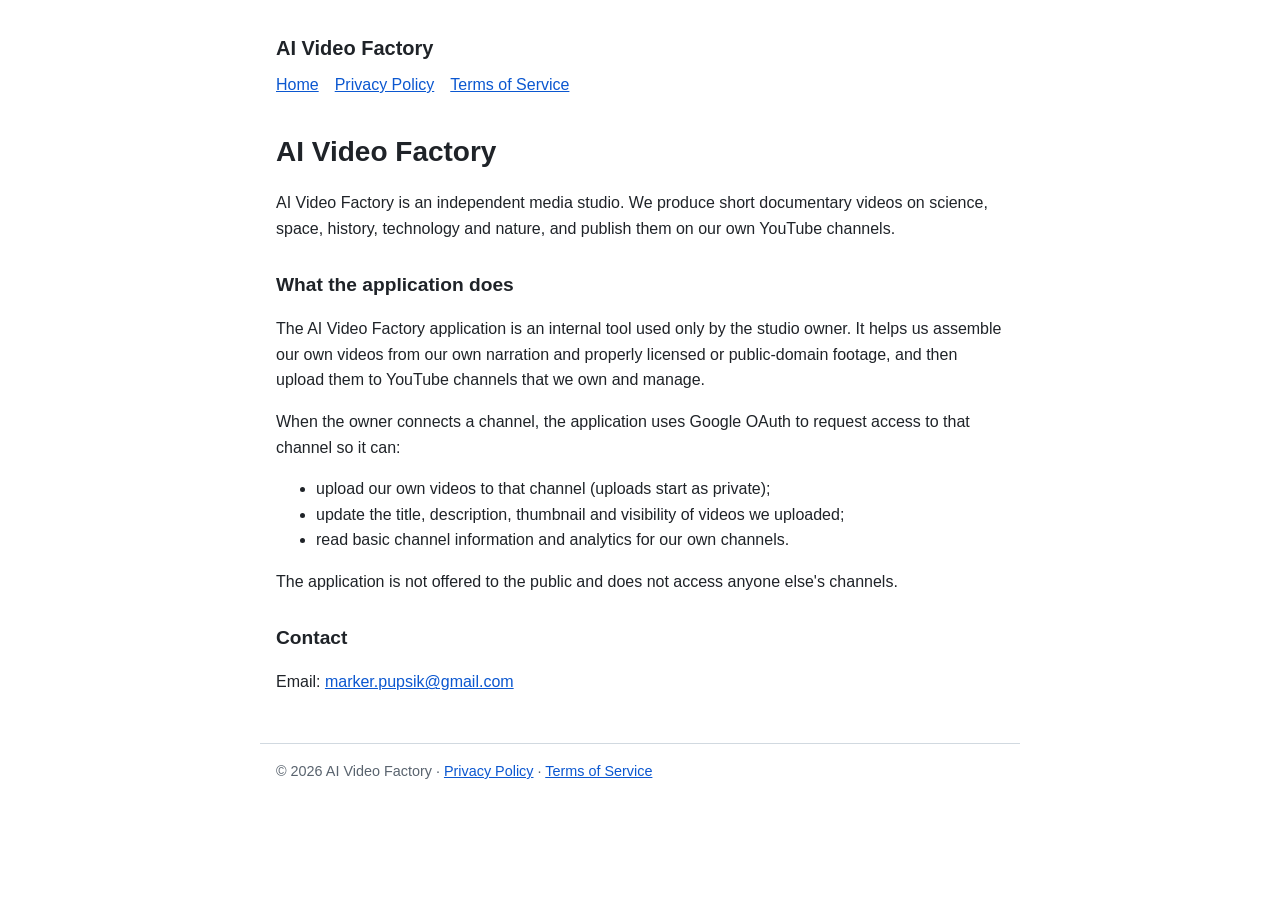
<file: index.html>
<!doctype html>
<html lang="en">
<head>
  <meta charset="utf-8">
  <meta name="viewport" content="width=device-width, initial-scale=1">
  <title>AI Video Factory</title>
  <meta name="description" content="AI Video Factory is an independent media studio that produces and publishes its own documentary videos on its own channels.">
  <link rel="stylesheet" href="style.css">
</head>
<body>
  <header>
    <a class="brand" href="index.html">AI Video Factory</a>
    <nav><a href="index.html">Home</a><a href="privacy.html">Privacy Policy</a><a href="terms.html">Terms of Service</a></nav>
  </header>
  <main>
    <h1>AI Video Factory</h1>
    <p>AI Video Factory is an independent media studio. We produce short documentary videos on science, space, history, technology and nature, and publish them on our own YouTube channels.</p>

    <h2>What the application does</h2>
    <p>The AI Video Factory application is an internal tool used only by the studio owner. It helps us assemble our own videos from our own narration and properly licensed or public-domain footage, and then upload them to YouTube channels that we own and manage.</p>
    <p>When the owner connects a channel, the application uses Google OAuth to request access to that channel so it can:</p>
    <ul>
      <li>upload our own videos to that channel (uploads start as private);</li>
      <li>update the title, description, thumbnail and visibility of videos we uploaded;</li>
      <li>read basic channel information and analytics for our own channels.</li>
    </ul>
    <p>The application is not offered to the public and does not access anyone else's channels.</p>

    <h2>Contact</h2>
    <p>Email: <a href="mailto:marker.pupsik@gmail.com">marker.pupsik@gmail.com</a></p>
  </main>
  <footer>&copy; 2026 AI Video Factory &middot; <a href="privacy.html">Privacy Policy</a> &middot; <a href="terms.html">Terms of Service</a></footer>
</body>
</html>
</file>
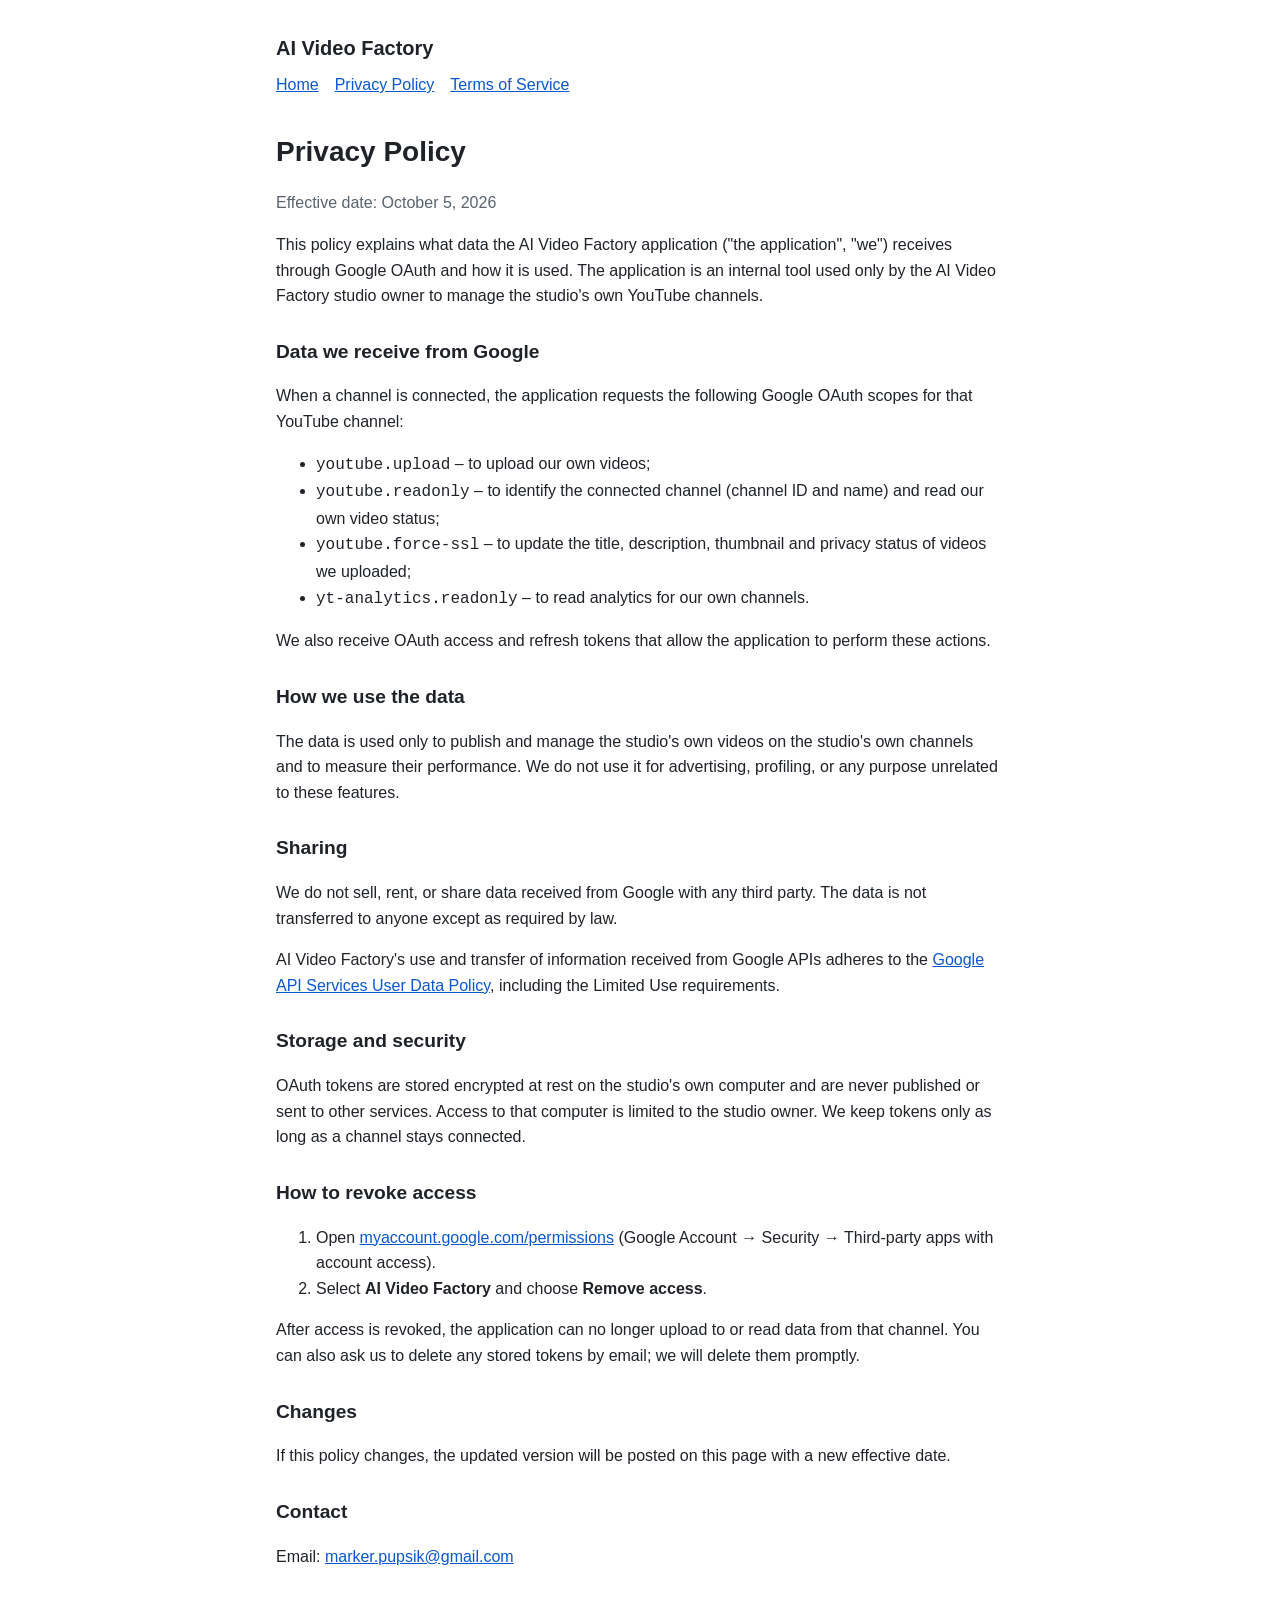
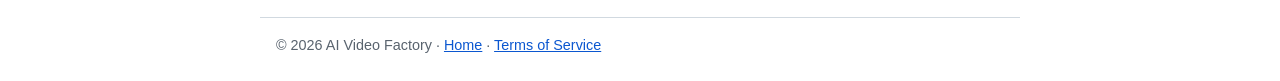
<file: privacy.html>
<!doctype html>
<html lang="en">
<head>
  <meta charset="utf-8">
  <meta name="viewport" content="width=device-width, initial-scale=1">
  <title>Privacy Policy – AI Video Factory</title>
  <meta name="description" content="How AI Video Factory handles data received through Google OAuth.">
  <link rel="stylesheet" href="style.css">
</head>
<body>
  <header>
    <a class="brand" href="index.html">AI Video Factory</a>
    <nav><a href="index.html">Home</a><a href="privacy.html">Privacy Policy</a><a href="terms.html">Terms of Service</a></nav>
  </header>
  <main>
    <h1>Privacy Policy</h1>
    <p class="muted">Effective date: October 5, 2026</p>

    <p>This policy explains what data the AI Video Factory application ("the application", "we") receives through Google OAuth and how it is used. The application is an internal tool used only by the AI Video Factory studio owner to manage the studio's own YouTube channels.</p>

    <h2>Data we receive from Google</h2>
    <p>When a channel is connected, the application requests the following Google OAuth scopes for that YouTube channel:</p>
    <ul>
      <li><code>youtube.upload</code> – to upload our own videos;</li>
      <li><code>youtube.readonly</code> – to identify the connected channel (channel ID and name) and read our own video status;</li>
      <li><code>youtube.force-ssl</code> – to update the title, description, thumbnail and privacy status of videos we uploaded;</li>
      <li><code>yt-analytics.readonly</code> – to read analytics for our own channels.</li>
    </ul>
    <p>We also receive OAuth access and refresh tokens that allow the application to perform these actions.</p>

    <h2>How we use the data</h2>
    <p>The data is used only to publish and manage the studio's own videos on the studio's own channels and to measure their performance. We do not use it for advertising, profiling, or any purpose unrelated to these features.</p>

    <h2>Sharing</h2>
    <p>We do not sell, rent, or share data received from Google with any third party. The data is not transferred to anyone except as required by law.</p>
    <p>AI Video Factory's use and transfer of information received from Google APIs adheres to the <a href="https://developers.google.com/terms/api-services-user-data-policy">Google API Services User Data Policy</a>, including the Limited Use requirements.</p>

    <h2>Storage and security</h2>
    <p>OAuth tokens are stored encrypted at rest on the studio's own computer and are never published or sent to other services. Access to that computer is limited to the studio owner. We keep tokens only as long as a channel stays connected.</p>

    <h2>How to revoke access</h2>
    <ol>
      <li>Open <a href="https://myaccount.google.com/permissions">myaccount.google.com/permissions</a> (Google Account → Security → Third-party apps with account access).</li>
      <li>Select <strong>AI Video Factory</strong> and choose <strong>Remove access</strong>.</li>
    </ol>
    <p>After access is revoked, the application can no longer upload to or read data from that channel. You can also ask us to delete any stored tokens by email; we will delete them promptly.</p>

    <h2>Changes</h2>
    <p>If this policy changes, the updated version will be posted on this page with a new effective date.</p>

    <h2>Contact</h2>
    <p>Email: <a href="mailto:marker.pupsik@gmail.com">marker.pupsik@gmail.com</a></p>
  </main>
  <footer>&copy; 2026 AI Video Factory &middot; <a href="index.html">Home</a> &middot; <a href="terms.html">Terms of Service</a></footer>
</body>
</html>
</file>
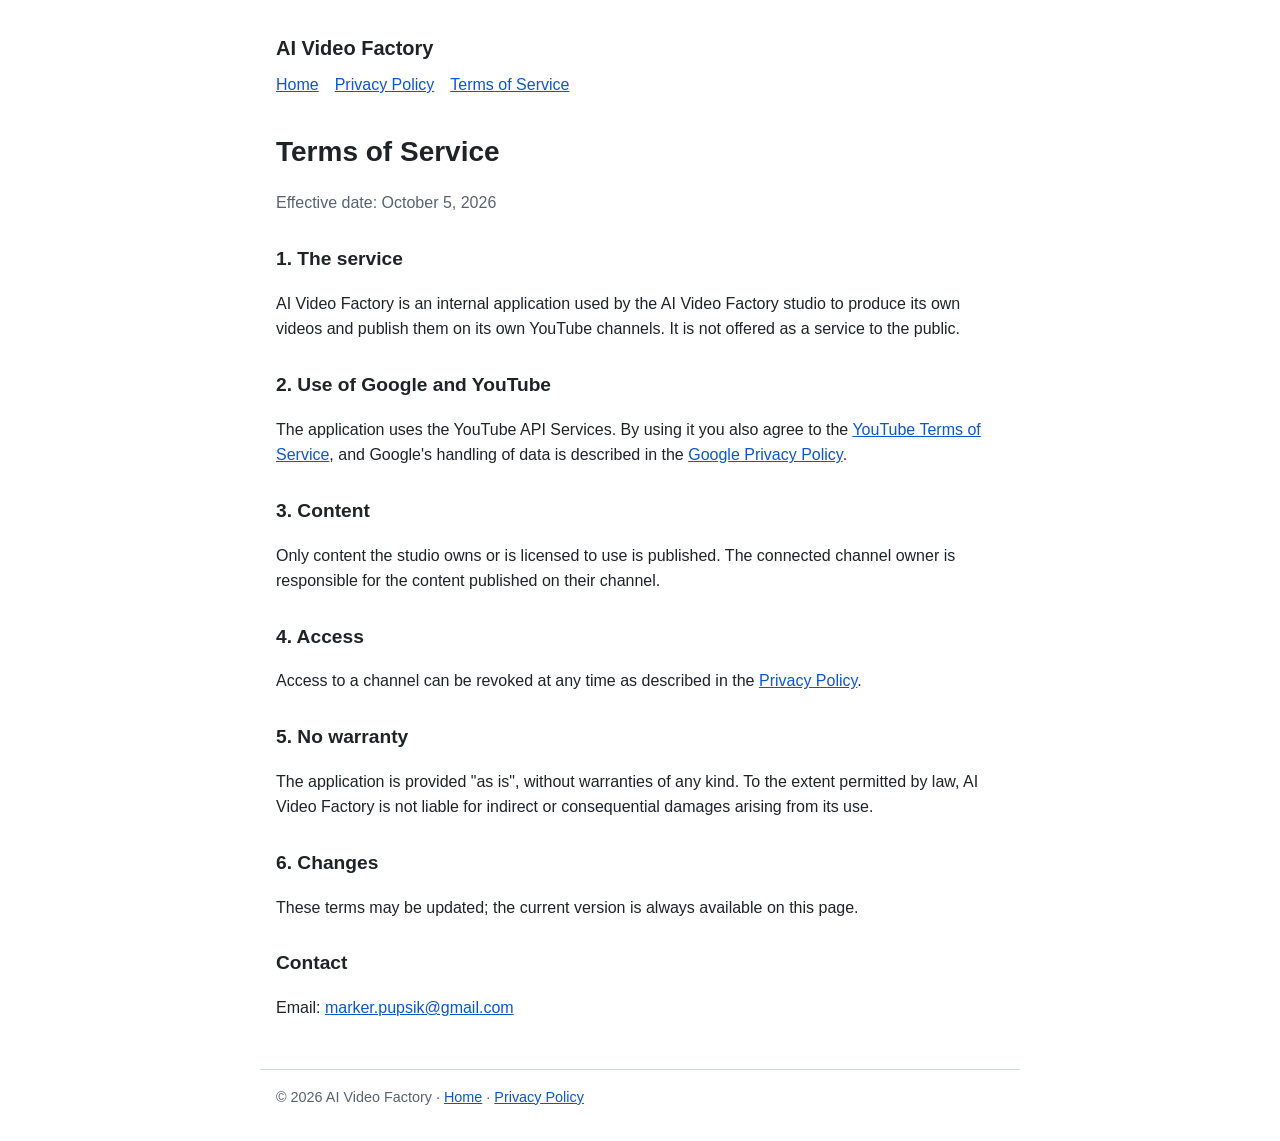
<file: terms.html>
<!doctype html>
<html lang="en">
<head>
  <meta charset="utf-8">
  <meta name="viewport" content="width=device-width, initial-scale=1">
  <title>Terms of Service – AI Video Factory</title>
  <meta name="description" content="Terms of Service for the AI Video Factory application.">
  <link rel="stylesheet" href="style.css">
</head>
<body>
  <header>
    <a class="brand" href="index.html">AI Video Factory</a>
    <nav><a href="index.html">Home</a><a href="privacy.html">Privacy Policy</a><a href="terms.html">Terms of Service</a></nav>
  </header>
  <main>
    <h1>Terms of Service</h1>
    <p class="muted">Effective date: October 5, 2026</p>

    <h2>1. The service</h2>
    <p>AI Video Factory is an internal application used by the AI Video Factory studio to produce its own videos and publish them on its own YouTube channels. It is not offered as a service to the public.</p>

    <h2>2. Use of Google and YouTube</h2>
    <p>The application uses the YouTube API Services. By using it you also agree to the <a href="https://www.youtube.com/t/terms">YouTube Terms of Service</a>, and Google's handling of data is described in the <a href="https://policies.google.com/privacy">Google Privacy Policy</a>.</p>

    <h2>3. Content</h2>
    <p>Only content the studio owns or is licensed to use is published. The connected channel owner is responsible for the content published on their channel.</p>

    <h2>4. Access</h2>
    <p>Access to a channel can be revoked at any time as described in the <a href="privacy.html">Privacy Policy</a>.</p>

    <h2>5. No warranty</h2>
    <p>The application is provided "as is", without warranties of any kind. To the extent permitted by law, AI Video Factory is not liable for indirect or consequential damages arising from its use.</p>

    <h2>6. Changes</h2>
    <p>These terms may be updated; the current version is always available on this page.</p>

    <h2>Contact</h2>
    <p>Email: <a href="mailto:marker.pupsik@gmail.com">marker.pupsik@gmail.com</a></p>
  </main>
  <footer>&copy; 2026 AI Video Factory &middot; <a href="index.html">Home</a> &middot; <a href="privacy.html">Privacy Policy</a></footer>
</body>
</html>
</file>
<file: style.css>
:root {
  --bg: #ffffff;
  --text: #1f2328;
  --muted: #59636e;
  --accent: #0b57d0;
  --rule: #d1d9e0;
}
@media (prefers-color-scheme: dark) {
  :root { --bg: #0d1117; --text: #e6edf3; --muted: #9198a1; --accent: #6ea8fe; --rule: #30363d; }
}
* { box-sizing: border-box; }
body {
  margin: 0; background: var(--bg); color: var(--text);
  font: 16px/1.6 -apple-system, BlinkMacSystemFont, "Segoe UI", Roboto, Helvetica, Arial, sans-serif;
}
main, header, footer { max-width: 760px; margin: 0 auto; padding: 0 16px; }
header { padding-top: 32px; }
header .brand { font-weight: 700; font-size: 1.25rem; color: var(--text); text-decoration: none; }
nav { margin-top: 8px; }
nav a { margin-right: 16px; }
a { color: var(--accent); }
h1 { font-size: 1.75rem; margin: 32px 0 8px; }
h2 { font-size: 1.2rem; margin-top: 28px; }
.muted { color: var(--muted); }
footer { border-top: 1px solid var(--rule); margin-top: 48px; padding-top: 16px; padding-bottom: 32px; color: var(--muted); font-size: 0.9rem; }
code { overflow-wrap: anywhere; }
</file>
